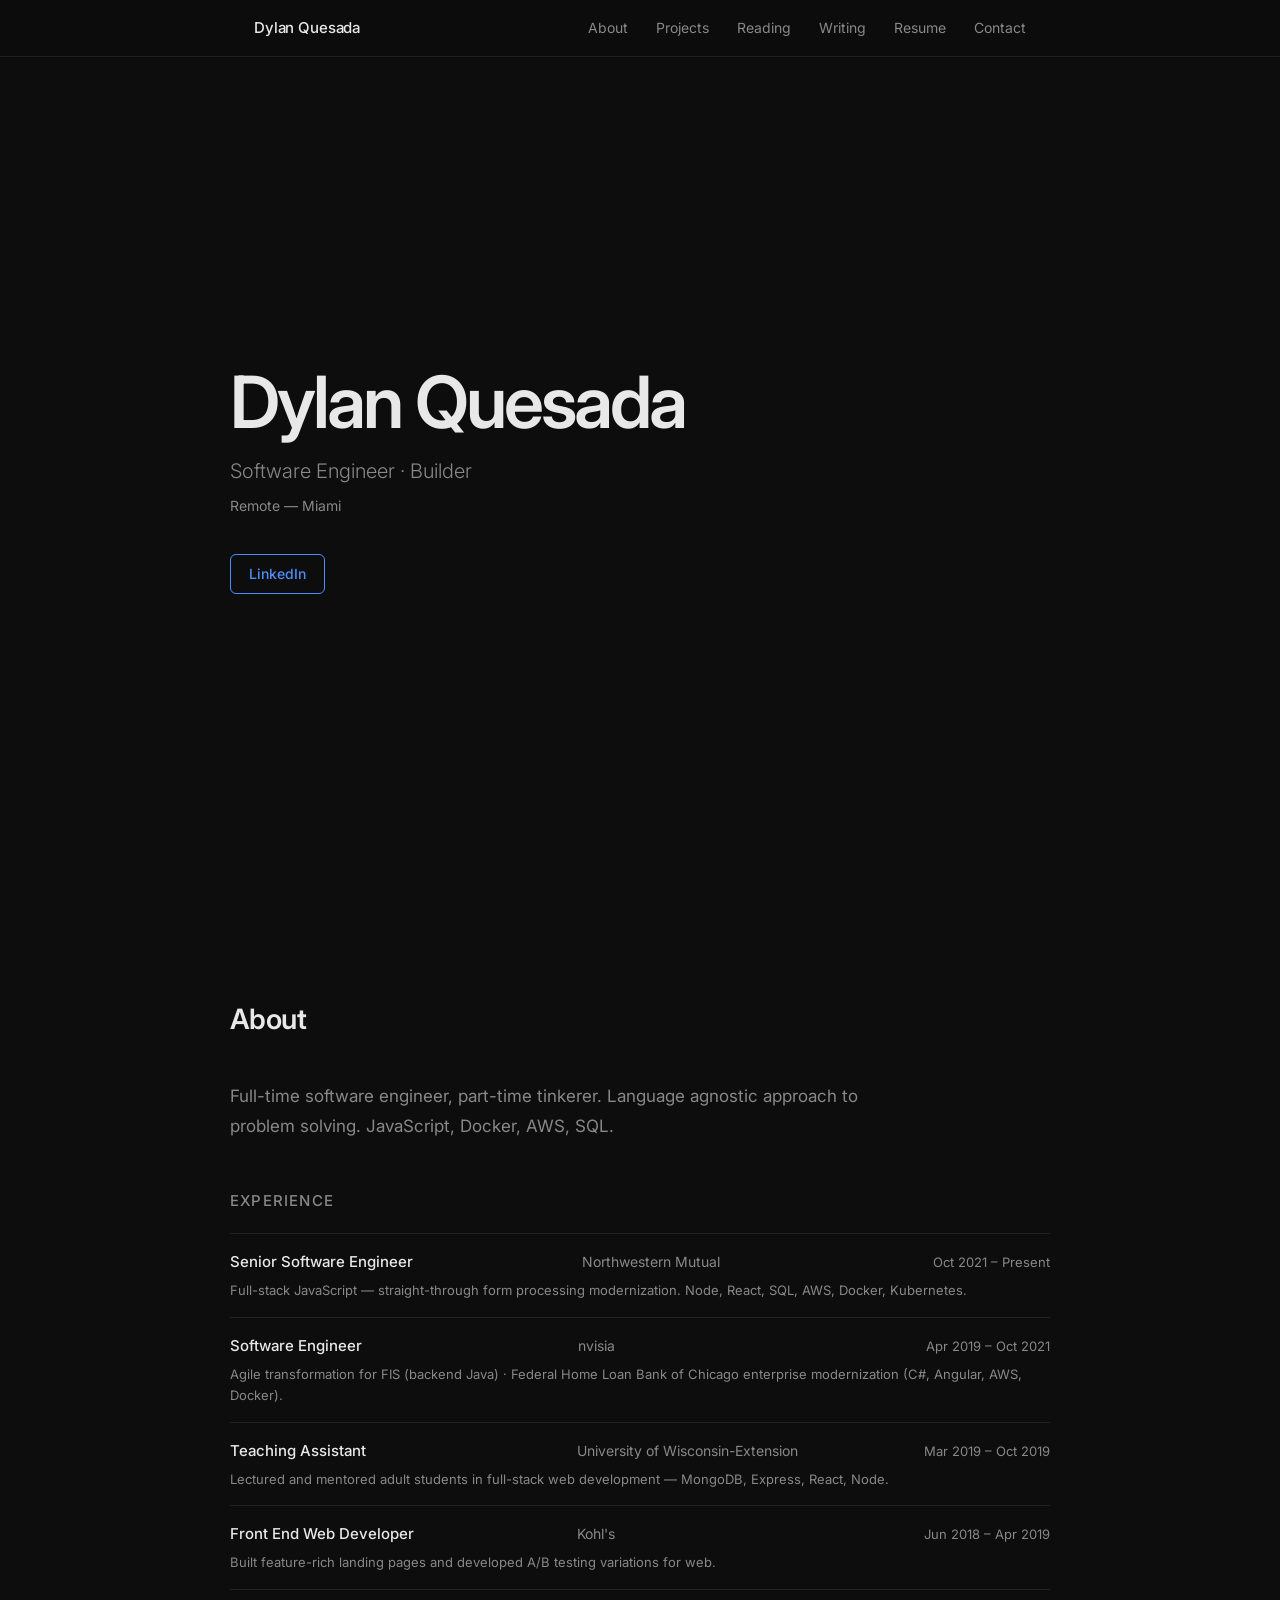
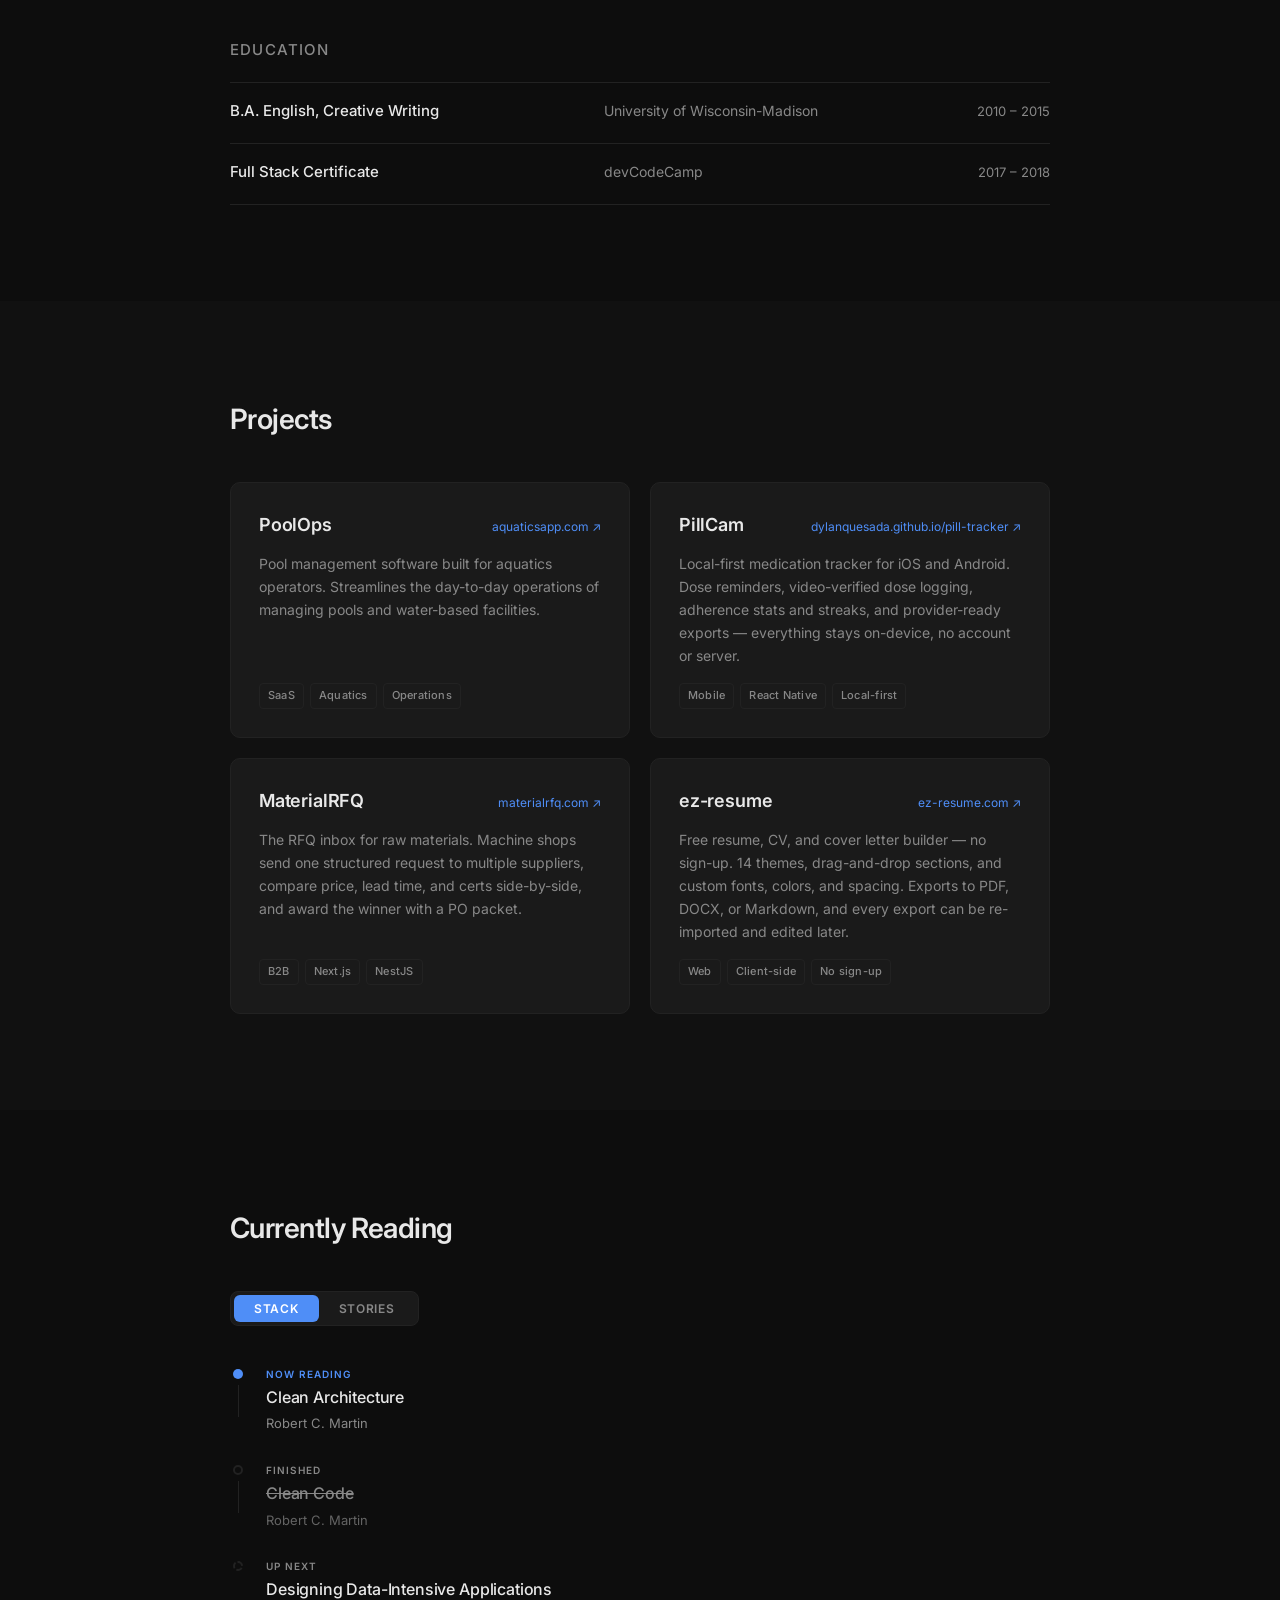
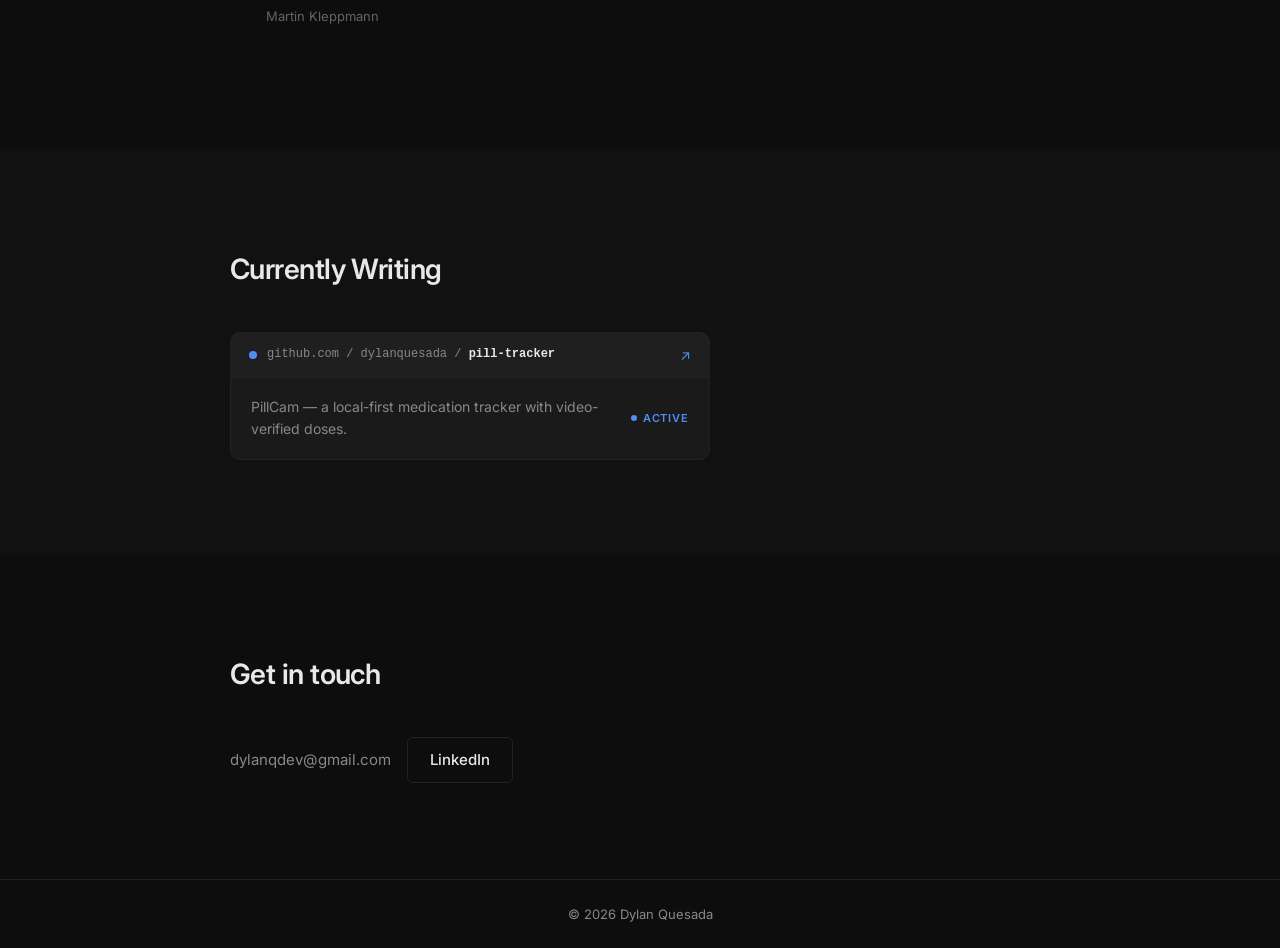
<file: index.html>
<!DOCTYPE html>
<html lang="en">
<head>
  <meta charset="UTF-8" />
  <meta name="viewport" content="width=device-width, initial-scale=1.0" />
  <title>Dylan Quesada</title>
  <link rel="icon" href="favicon.ico" sizes="any" />
  <link rel="icon" href="favicon.svg" type="image/svg+xml" />
  <link rel="apple-touch-icon" href="apple-touch-icon.png" />
  <link rel="stylesheet" href="style.css" />
  <link rel="preconnect" href="https://fonts.googleapis.com" />
  <link rel="preconnect" href="https://fonts.gstatic.com" crossorigin />
  <link href="https://fonts.googleapis.com/css2?family=Inter:wght@300;400;500;600&display=swap" rel="stylesheet" />
</head>
<body>

  <header>
    <nav>
      <span class="nav-name">Dylan Quesada</span>
      <ul>
        <li><a href="#about">About</a></li>
        <li><a href="#projects">Projects</a></li>
        <li><a href="#reading">Reading</a></li>
        <li><a href="#writing">Writing</a></li>
        <li><a href="resume.html">Resume</a></li>
        <li><a href="#contact">Contact</a></li>
      </ul>
    </nav>
  </header>

  <main>

    <!-- Hero -->
    <section class="hero">
      <div class="hero-content">
        <h1>Dylan Quesada</h1>
        <p class="hero-tagline">Software Engineer · Builder</p>
        <p class="hero-location">Remote — Miami</p>
        <div class="hero-links">
          <a href="https://linkedin.com/in/dylan-quesada" target="_blank" rel="noopener">LinkedIn</a>
        </div>
      </div>
    </section>

    <!-- About -->
    <section id="about" class="section">
      <div class="container">
        <h2>About</h2>
        <div class="about-body">
          <p>
            Full-time software engineer, part-time tinkerer. Language agnostic approach to problem solving. JavaScript, Docker, AWS, SQL.
          </p>

          <div class="experience">
            <h3>Experience</h3>

            <div class="exp-item">
              <span class="exp-role">Senior Software Engineer</span>
              <span class="exp-company">Northwestern Mutual</span>
              <span class="exp-date">Oct 2021 – Present</span>
              <span class="exp-detail">Full-stack JavaScript — straight-through form processing modernization. Node, React, SQL, AWS, Docker, Kubernetes.</span>
            </div>

            <div class="exp-item">
              <span class="exp-role">Software Engineer</span>
              <span class="exp-company">nvisia</span>
              <span class="exp-date">Apr 2019 – Oct 2021</span>
              <span class="exp-detail">Agile transformation for FIS (backend Java) · Federal Home Loan Bank of Chicago enterprise modernization (C#, Angular, AWS, Docker).</span>
            </div>

            <div class="exp-item">
              <span class="exp-role">Teaching Assistant</span>
              <span class="exp-company">University of Wisconsin-Extension</span>
              <span class="exp-date">Mar 2019 – Oct 2019</span>
              <span class="exp-detail">Lectured and mentored adult students in full-stack web development — MongoDB, Express, React, Node.</span>
            </div>

            <div class="exp-item">
              <span class="exp-role">Front End Web Developer</span>
              <span class="exp-company">Kohl's</span>
              <span class="exp-date">Jun 2018 – Apr 2019</span>
              <span class="exp-detail">Built feature-rich landing pages and developed A/B testing variations for web.</span>
            </div>

          </div>

          <div class="education">
            <h3>Education</h3>
            <div class="exp-item">
              <span class="exp-role">B.A. English, Creative Writing</span>
              <span class="exp-company">University of Wisconsin-Madison</span>
              <span class="exp-date">2010 – 2015</span>
            </div>
            <div class="exp-item">
              <span class="exp-role">Full Stack Certificate</span>
              <span class="exp-company">devCodeCamp</span>
              <span class="exp-date">2017 – 2018</span>
            </div>
          </div>

        </div>
      </div>
    </section>

    <!-- Projects -->
    <section id="projects" class="section section-alt">
      <div class="container">
        <h2>Projects</h2>
        <div class="projects-grid">

          <a class="project-card" href="https://aquaticsapp.com" target="_blank" rel="noopener">
            <div class="project-header">
              <h3>PoolOps</h3>
              <span class="project-url">aquaticsapp.com ↗</span>
            </div>
            <p>Pool management software built for aquatics operators. Streamlines the day-to-day operations of managing pools and water-based facilities.</p>
            <div class="project-tags">
              <span>SaaS</span>
              <span>Aquatics</span>
              <span>Operations</span>
            </div>
          </a>

          <a class="project-card" href="https://dylanquesada.github.io/pill-tracker/tech.html" target="_blank" rel="noopener">
            <div class="project-header">
              <h3>PillCam</h3>
              <span class="project-url">dylanquesada.github.io/pill-tracker ↗</span>
            </div>
            <p>Local-first medication tracker for iOS and Android. Dose reminders, video-verified dose logging, adherence stats and streaks, and provider-ready exports — everything stays on-device, no account or server.</p>
            <div class="project-tags">
              <span>Mobile</span>
              <span>React Native</span>
              <span>Local-first</span>
            </div>
          </a>

          <a class="project-card" href="https://materialrfq.com" target="_blank" rel="noopener">
            <div class="project-header">
              <h3>MaterialRFQ</h3>
              <span class="project-url">materialrfq.com ↗</span>
            </div>
            <p>The RFQ inbox for raw materials. Machine shops send one structured request to multiple suppliers, compare price, lead time, and certs side-by-side, and award the winner with a PO packet.</p>
            <div class="project-tags">
              <span>B2B</span>
              <span>Next.js</span>
              <span>NestJS</span>
            </div>
          </a>

          <a class="project-card" href="https://ez-resume.com" target="_blank" rel="noopener">
            <div class="project-header">
              <h3>ez-resume</h3>
              <span class="project-url">ez-resume.com ↗</span>
            </div>
            <p>Free resume, CV, and cover letter builder — no sign-up. 14 themes, drag-and-drop sections, and custom fonts, colors, and spacing. Exports to PDF, DOCX, or Markdown, and every export can be re-imported and edited later.</p>
            <div class="project-tags">
              <span>Web</span>
              <span>Client-side</span>
              <span>No sign-up</span>
            </div>
          </a>

        </div>
      </div>
    </section>

    <!-- Reading -->
    <section id="reading" class="section">
      <div class="container">
        <h2>Currently Reading</h2>

        <div class="reading-toggle">
          <button class="toggle-btn active" data-shelf="tech">Stack</button>
          <button class="toggle-btn" data-shelf="leisure">Stories</button>
        </div>

        <div class="reading-shelf" id="shelf-tech">
          <div class="book-queue">
            <div class="book-row book-active">
              <div class="book-node">
                <span class="node-dot pulse"></span>
                <span class="node-line"></span>
              </div>
              <div class="book-info">
                <span class="book-label">now reading</span>
                <a href="http://cleancoder.com/products" target="_blank" rel="noopener" class="book-title">Clean Architecture</a>
                <span class="book-author">Robert C. Martin</span>
              </div>
            </div>
            <div class="book-row book-done">
              <div class="book-node">
                <span class="node-dot done"></span>
                <span class="node-line"></span>
              </div>
              <div class="book-info">
                <span class="book-label">finished</span>
                <a href="http://cleancoder.com/products" target="_blank" rel="noopener" class="book-title strikethrough">Clean Code</a>
                <span class="book-author">Robert C. Martin</span>
              </div>
            </div>
            <div class="book-row book-queued">
              <div class="book-node">
                <span class="node-dot queued"></span>
              </div>
              <div class="book-info">
                <span class="book-label">up next</span>
                <a href="https://dataintensive.net" target="_blank" rel="noopener" class="book-title">Designing Data-Intensive Applications</a>
                <span class="book-author">Martin Kleppmann</span>
              </div>
            </div>
          </div>
        </div>

        <div class="reading-shelf hidden" id="shelf-leisure">
          <div class="book-queue">
            <div class="book-row book-active">
              <div class="book-node">
                <span class="node-dot pulse"></span>
                <span class="node-line"></span>
              </div>
              <div class="book-info">
                <span class="book-label">now reading</span>
                <a href="https://www.ynharari.com/book/nexus/" target="_blank" rel="noopener" class="book-title">Nexus</a>
                <span class="book-author">Yuval Noah Harari</span>
              </div>
            </div>
            <div class="book-row book-active">
              <div class="book-node">
                <span class="node-dot pulse"></span>
                <span class="node-line"></span>
              </div>
              <div class="book-info">
                <span class="book-label">now reading</span>
                <a href="https://en.wikipedia.org/wiki/Pedro_P%C3%A1ramo" target="_blank" rel="noopener" class="book-title">Pedro Páramo</a>
                <span class="book-author">Juan Rulfo</span>
              </div>
            </div>
            <div class="book-row book-queued">
              <div class="book-node">
                <span class="node-dot queued"></span>
              </div>
              <div class="book-info">
                <span class="book-label">up next</span>
                <a href="https://www.davidgrann.com/book/killers-of-the-flower-moon/" target="_blank" rel="noopener" class="book-title">Killers of the Flower Moon</a>
                <span class="book-author">David Grann</span>
              </div>
            </div>
          </div>
        </div>

      </div>
    </section>

    <!-- Writing -->
    <section id="writing" class="section section-alt">
      <div class="container">
        <h2>Currently Writing</h2>
        <a class="writing-card" href="https://github.com/dylanquesada/pill-tracker" target="_blank" rel="noopener">
          <div class="writing-card-header">
            <span class="writing-dot"></span>
            <span class="writing-path">github.com / dylanquesada / <strong>pill-tracker</strong></span>
            <span class="writing-arrow">↗</span>
          </div>
          <div class="writing-card-body">
            <p>PillCam — a local-first medication tracker with video-verified doses.</p>
            <div class="writing-status">
              <span class="status-dot"></span>
              <span>active</span>
            </div>
          </div>
        </a>
      </div>
    </section>

    <!-- Contact -->
    <section id="contact" class="section">
      <div class="container">
        <h2>Get in touch</h2>
        <div class="contact-links">
          <span class="contact-email">dylanqdev@gmail.com</span>
          <a href="https://linkedin.com/in/dylan-quesada" target="_blank" rel="noopener">LinkedIn</a>
        </div>
      </div>
    </section>

  </main>

  <footer>
    <p>© 2026 Dylan Quesada</p>
  </footer>

  <script src="main.js"></script>
</body>
</html>
</file>
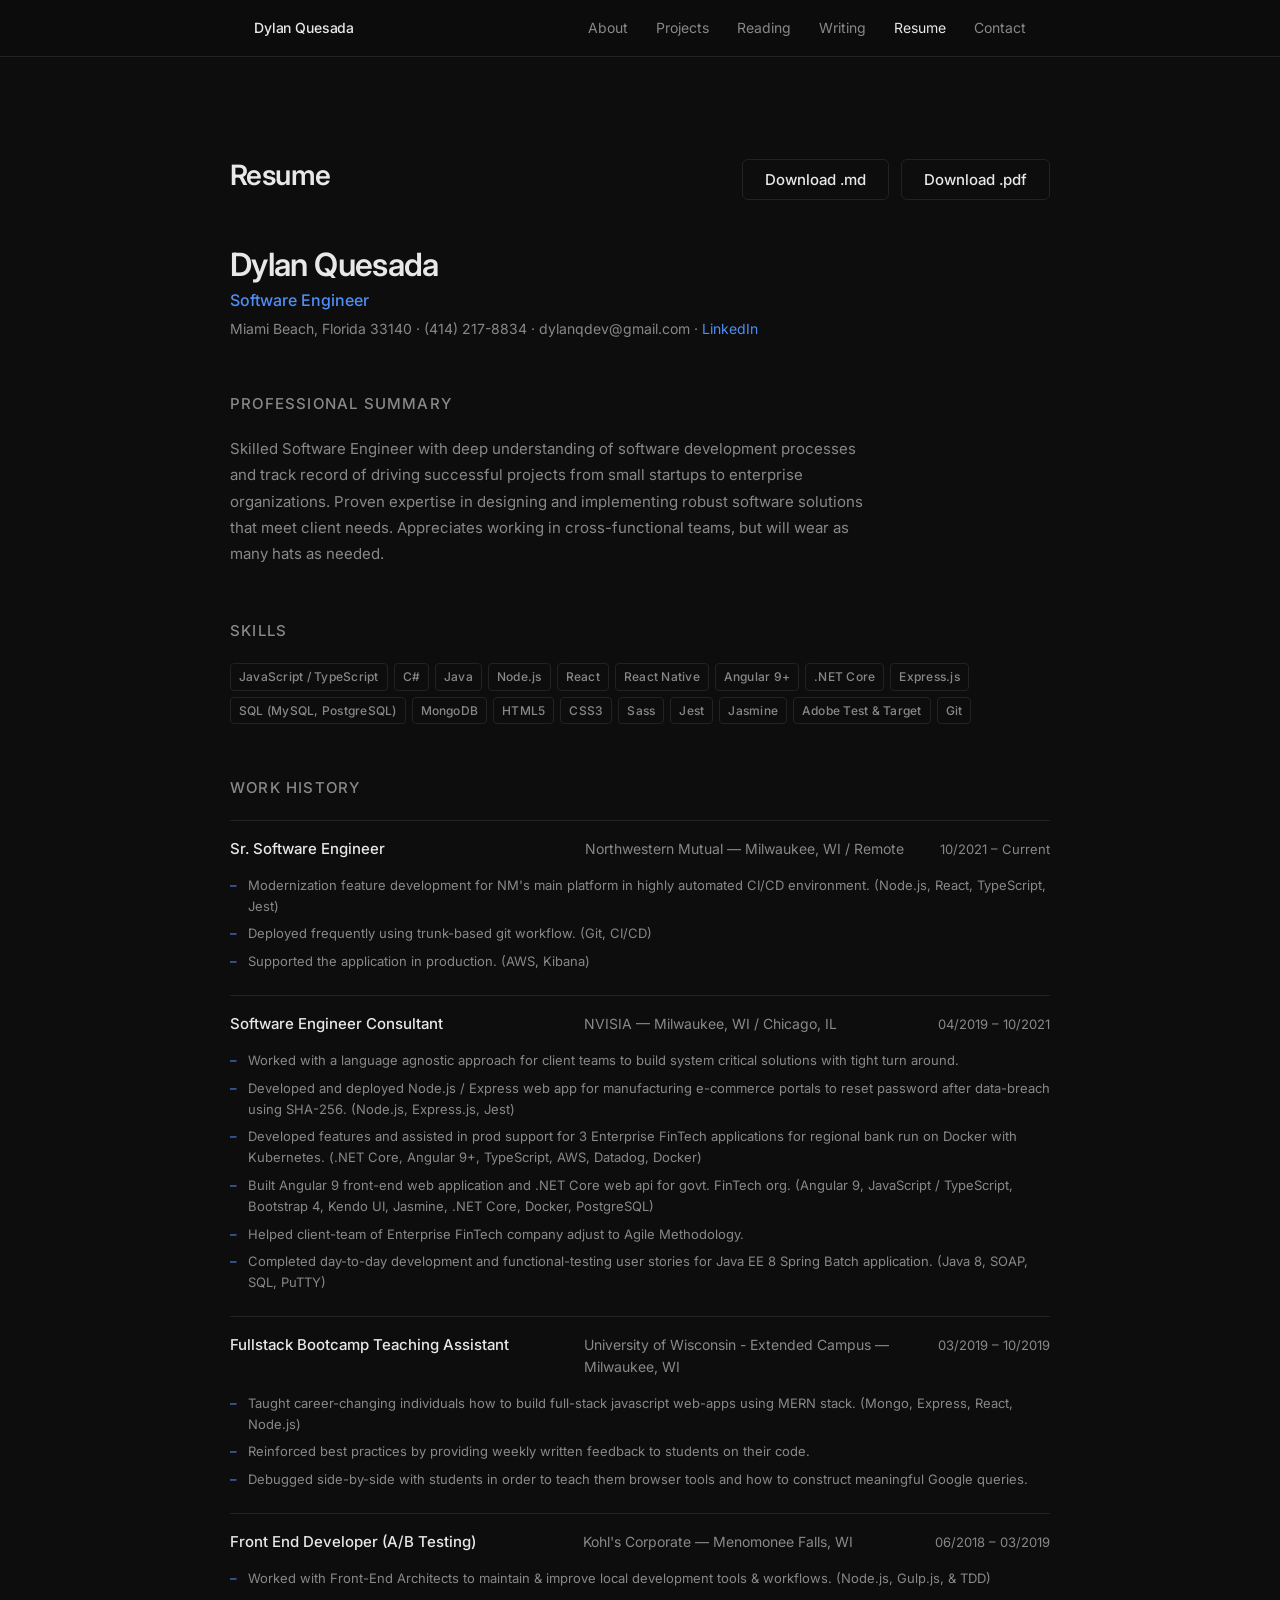
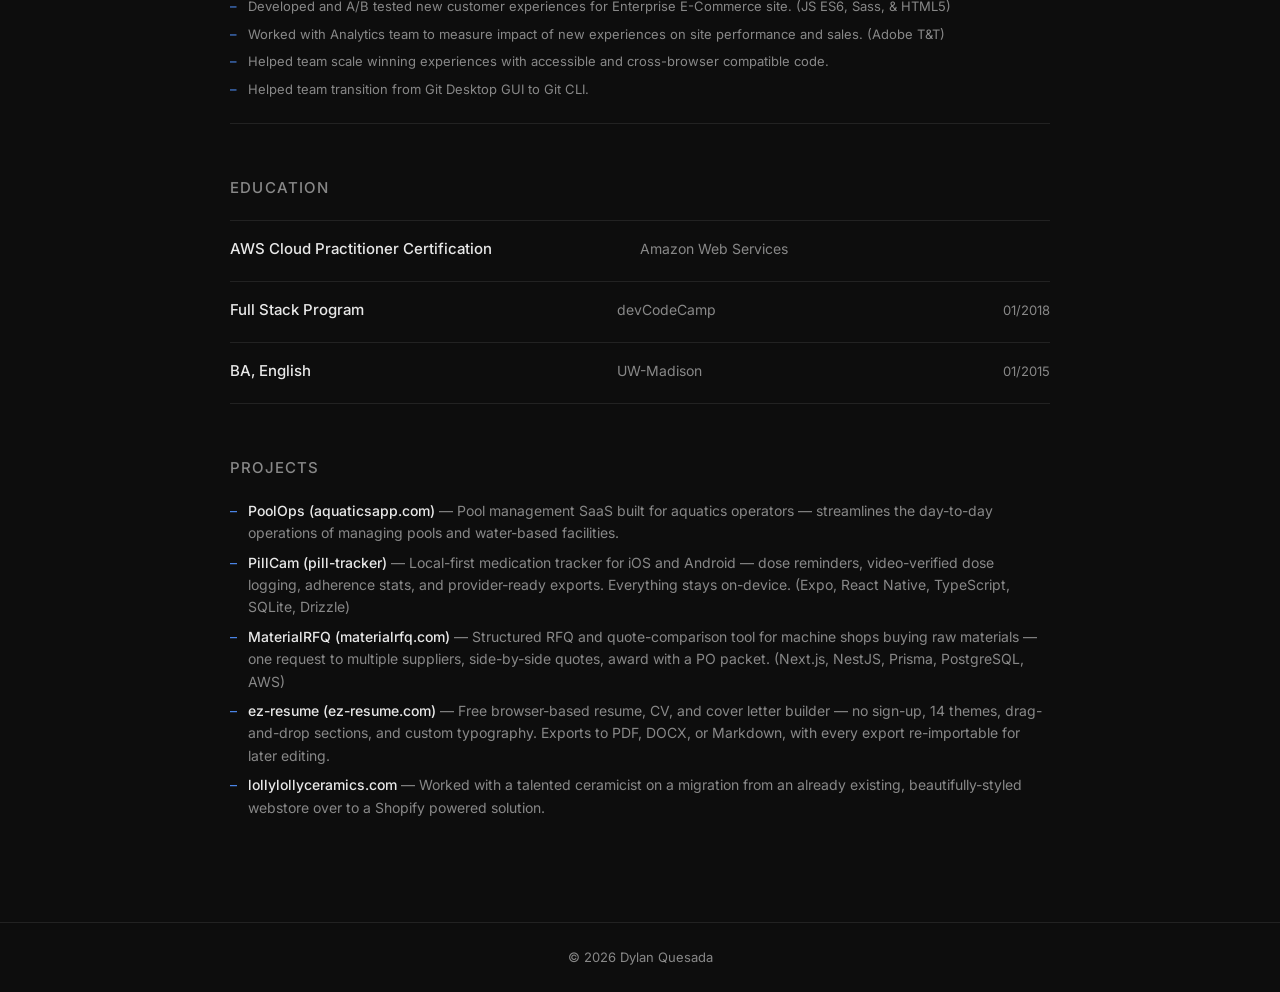
<file: resume.html>
<!DOCTYPE html>
<html lang="en">
<head>
  <meta charset="UTF-8" />
  <meta name="viewport" content="width=device-width, initial-scale=1.0" />
  <title>Resume · Dylan Quesada</title>
  <link rel="icon" href="favicon.ico" sizes="any" />
  <link rel="icon" href="favicon.svg" type="image/svg+xml" />
  <link rel="apple-touch-icon" href="apple-touch-icon.png" />
  <link rel="stylesheet" href="style.css" />
  <link rel="preconnect" href="https://fonts.googleapis.com" />
  <link rel="preconnect" href="https://fonts.gstatic.com" crossorigin />
  <link href="https://fonts.googleapis.com/css2?family=Inter:wght@300;400;500;600&display=swap" rel="stylesheet" />
</head>
<body>

  <header>
    <nav>
      <span class="nav-name"><a class="nav-home" href="index.html">Dylan Quesada</a></span>
      <ul>
        <li><a href="index.html#about">About</a></li>
        <li><a href="index.html#projects">Projects</a></li>
        <li><a href="index.html#reading">Reading</a></li>
        <li><a href="index.html#writing">Writing</a></li>
        <li><a class="nav-active" href="resume.html">Resume</a></li>
        <li><a href="index.html#contact">Contact</a></li>
      </ul>
    </nav>
  </header>

  <main>
    <section class="section">
      <div class="container">
        <div class="resume-header">
          <h2>Resume</h2>
          <div class="resume-actions">
            <button id="download-md" class="resume-download">Download .md</button>
            <button id="download-pdf" class="resume-download">Download .pdf</button>
          </div>
        </div>
        <div id="resume-md" class="resume-body">
          <p class="resume-loading">Loading…</p>
        </div>
      </div>
    </section>
  </main>

  <footer>
    <p>© 2026 Dylan Quesada</p>
  </footer>

  <script src="resume.js"></script>
</body>
</html>
</file>
<file: style.css>
*, *::before, *::after {
  box-sizing: border-box;
  margin: 0;
  padding: 0;
}

:root {
  --bg: #0d0d0d;
  --bg-alt: #111111;
  --surface: #1a1a1a;
  --border: #222222;
  --text: #e8e8e8;
  --text-muted: #888888;
  --accent: #4f8ef7;
  --accent-hover: #6fa3ff;
  --font: 'Inter', -apple-system, BlinkMacSystemFont, sans-serif;
  --max-w: 820px;
}

html {
  scroll-behavior: smooth;
}

body {
  background: var(--bg);
  color: var(--text);
  font-family: var(--font);
  font-size: 16px;
  line-height: 1.6;
  -webkit-font-smoothing: antialiased;
}

/* Nav */
header {
  position: sticky;
  top: 0;
  z-index: 100;
  background: rgba(13, 13, 13, 0.85);
  backdrop-filter: blur(12px);
  border-bottom: 1px solid var(--border);
}

nav {
  max-width: var(--max-w);
  margin: 0 auto;
  padding: 0 24px;
  height: 56px;
  display: flex;
  align-items: center;
  justify-content: space-between;
}

.nav-name {
  font-weight: 500;
  font-size: 15px;
  color: var(--text);
  letter-spacing: -0.01em;
}

nav ul {
  list-style: none;
  display: flex;
  gap: 28px;
}

nav a {
  color: var(--text-muted);
  text-decoration: none;
  font-size: 14px;
  transition: color 0.15s;
}

nav a:hover {
  color: var(--text);
}

/* Hero */
.hero {
  min-height: calc(100vh - 56px);
  display: flex;
  align-items: center;
  padding: 80px 24px;
}

.hero-content {
  max-width: var(--max-w);
  margin: 0 auto;
  width: 100%;
}

.hero h1 {
  font-size: clamp(42px, 8vw, 72px);
  font-weight: 600;
  letter-spacing: -0.04em;
  line-height: 1.05;
  color: var(--text);
  margin-bottom: 16px;
}

.hero-tagline {
  font-size: 20px;
  color: var(--text-muted);
  font-weight: 300;
  margin-bottom: 8px;
  min-height: 1.6em;
}

.hero-location {
  font-size: 14px;
  color: var(--text-muted);
  margin-bottom: 36px;
  min-height: 1.6em;
}

.hero-links {
  display: flex;
  gap: 16px;
}

.hero-links a {
  color: var(--accent);
  text-decoration: none;
  font-size: 14px;
  font-weight: 500;
  border: 1px solid var(--accent);
  padding: 8px 18px;
  border-radius: 6px;
  transition: background 0.15s, color 0.15s;
}

.hero-links a:hover {
  background: var(--accent);
  color: #fff;
}

/* Sections */
.section {
  padding: 96px 24px;
}

.section-alt {
  background: var(--bg-alt);
}

.container {
  max-width: var(--max-w);
  margin: 0 auto;
}

h2 {
  font-size: 28px;
  font-weight: 600;
  letter-spacing: -0.02em;
  margin-bottom: 40px;
  color: var(--text);
}

/* About */
.about-body p {
  color: var(--text-muted);
  font-size: 17px;
  line-height: 1.75;
  max-width: 640px;
  margin-bottom: 48px;
}

.experience h3 {
  font-size: 15px;
  font-weight: 500;
  color: var(--text-muted);
  text-transform: uppercase;
  letter-spacing: 0.08em;
  margin-bottom: 20px;
}

.exp-item {
  display: grid;
  grid-template-columns: 1fr 1fr auto;
  grid-template-areas:
    "role company date"
    "detail detail detail";
  gap: 4px 16px;
  padding: 16px 0;
  border-top: 1px solid var(--border);
  align-items: baseline;
}

.exp-item:last-child {
  border-bottom: 1px solid var(--border);
}

.exp-role {
  grid-area: role;
  font-weight: 500;
  font-size: 15px;
  color: var(--text);
}

.exp-company {
  grid-area: company;
  font-size: 14px;
  color: var(--text-muted);
}

.exp-date {
  grid-area: date;
  font-size: 13px;
  color: var(--text-muted);
  text-align: right;
  white-space: nowrap;
}

.exp-detail {
  grid-area: detail;
  font-size: 13px;
  color: var(--text-muted);
  line-height: 1.6;
  margin-top: 2px;
}

.education {
  margin-top: 48px;
}

.education h3 {
  font-size: 15px;
  font-weight: 500;
  color: var(--text-muted);
  text-transform: uppercase;
  letter-spacing: 0.08em;
  margin-bottom: 20px;
}

/* Projects */
.projects-grid {
  display: grid;
  grid-template-columns: repeat(auto-fit, minmax(320px, 1fr));
  gap: 20px;
}

.project-card {
  background: var(--surface);
  border: 1px solid var(--border);
  border-radius: 10px;
  padding: 28px;
  text-decoration: none;
  color: var(--text);
  display: flex;
  flex-direction: column;
  gap: 12px;
  transition: border-color 0.15s, transform 0.15s;
}

.project-card:hover {
  border-color: var(--accent);
  transform: translateY(-2px);
}

.project-header {
  display: flex;
  align-items: baseline;
  justify-content: space-between;
  gap: 12px;
}

.project-header h3 {
  font-size: 18px;
  font-weight: 600;
  letter-spacing: -0.01em;
}

.project-url {
  font-size: 12px;
  color: var(--accent);
  white-space: nowrap;
}

.project-card p {
  font-size: 14px;
  color: var(--text-muted);
  line-height: 1.65;
  flex: 1;
}

.project-tags {
  display: flex;
  flex-wrap: wrap;
  gap: 6px;
  margin-top: 4px;
}

.project-tags span {
  font-size: 11px;
  font-weight: 500;
  color: var(--text-muted);
  border: 1px solid var(--border);
  border-radius: 4px;
  padding: 3px 8px;
  letter-spacing: 0.02em;
}

/* Reading */
.reading-toggle {
  display: flex;
  background: var(--surface);
  border: 1px solid var(--border);
  border-radius: 8px;
  padding: 3px;
  width: fit-content;
  margin-bottom: 40px;
}

.toggle-btn {
  background: none;
  border: none;
  color: var(--text-muted);
  font-family: var(--font);
  font-size: 12px;
  font-weight: 600;
  padding: 6px 20px;
  border-radius: 6px;
  cursor: pointer;
  transition: background 0.2s, color 0.2s;
  letter-spacing: 0.06em;
  text-transform: uppercase;
}

.toggle-btn.active {
  background: var(--accent);
  color: #fff;
}

.reading-shelf.hidden {
  display: none;
}

.book-queue {
  display: flex;
  flex-direction: column;
}

.book-row {
  display: flex;
  gap: 20px;
  align-items: flex-start;
}

.book-node {
  display: flex;
  flex-direction: column;
  align-items: center;
  padding-top: 3px;
  width: 16px;
  flex-shrink: 0;
}

.node-dot {
  width: 10px;
  height: 10px;
  border-radius: 50%;
  flex-shrink: 0;
}

.node-dot.pulse {
  background: var(--accent);
  animation: pulse-ring 2s ease-out infinite;
}

.node-dot.done {
  background: transparent;
  border: 2px solid var(--border);
}

.node-dot.queued {
  background: transparent;
  border: 2px dashed var(--border);
}

.node-line {
  width: 1px;
  flex: 1;
  min-height: 32px;
  background: var(--border);
  margin-top: 6px;
}

.book-info {
  display: flex;
  flex-direction: column;
  gap: 3px;
  padding-bottom: 28px;
}

.book-label {
  font-size: 10px;
  font-weight: 600;
  text-transform: uppercase;
  letter-spacing: 0.1em;
  color: var(--text-muted);
}

.book-row.book-active .book-label {
  color: var(--accent);
}

.book-title {
  font-size: 16px;
  font-weight: 500;
  color: var(--text);
  text-decoration: none;
  letter-spacing: -0.01em;
  transition: color 0.15s;
}

.book-title:hover {
  color: var(--accent);
}

.book-title.strikethrough {
  text-decoration: line-through;
  color: var(--text-muted);
}

.book-title.strikethrough:hover {
  color: var(--text-muted);
}

.book-author {
  font-size: 13px;
  color: var(--text-muted);
  opacity: 0.7;
}

.book-row.book-active .book-author {
  opacity: 1;
}

@keyframes pulse-ring {
  0%   { box-shadow: 0 0 0 0 rgba(79, 142, 247, 0.5); }
  70%  { box-shadow: 0 0 0 8px rgba(79, 142, 247, 0); }
  100% { box-shadow: 0 0 0 0 rgba(79, 142, 247, 0); }
}

/* Writing Card */
.writing-card {
  display: block;
  text-decoration: none;
  background: var(--surface);
  border: 1px solid var(--border);
  border-radius: 10px;
  overflow: hidden;
  max-width: 480px;
  transition: border-color 0.2s, transform 0.2s;
}

.writing-card:hover {
  border-color: var(--accent);
  transform: translateY(-2px);
}

.writing-card-header {
  display: flex;
  align-items: center;
  gap: 10px;
  padding: 11px 18px;
  background: rgba(255, 255, 255, 0.025);
  border-bottom: 1px solid var(--border);
  font-family: 'SF Mono', 'Fira Code', 'Cascadia Code', monospace;
  font-size: 12px;
  color: var(--text-muted);
}

.writing-dot {
  width: 8px;
  height: 8px;
  border-radius: 50%;
  background: var(--accent);
  flex-shrink: 0;
  animation: pulse-ring 2s ease-out infinite;
}

.writing-path {
  flex: 1;
  overflow: hidden;
  text-overflow: ellipsis;
  white-space: nowrap;
}

.writing-path strong {
  color: var(--text);
  font-weight: 600;
}

.writing-arrow {
  color: var(--accent);
  font-size: 14px;
  font-family: var(--font);
}

.writing-card-body {
  padding: 18px 20px;
  display: flex;
  align-items: center;
  justify-content: space-between;
  gap: 16px;
}

.writing-card-body p {
  font-size: 14px;
  color: var(--text-muted);
  line-height: 1.6;
  margin: 0;
}

.writing-status {
  display: flex;
  align-items: center;
  gap: 6px;
  font-size: 11px;
  font-weight: 600;
  text-transform: uppercase;
  letter-spacing: 0.08em;
  color: var(--accent);
  white-space: nowrap;
  flex-shrink: 0;
}

.status-dot {
  width: 6px;
  height: 6px;
  border-radius: 50%;
  background: var(--accent);
  animation: pulse-ring 2s ease-out infinite;
}

/* Contact */
.contact-sub {
  color: var(--text-muted);
  font-size: 17px;
  margin-bottom: 32px;
  min-height: 1.6em;
}

.contact-links {
  display: flex;
  align-items: center;
  gap: 16px;
  flex-wrap: wrap;
}

.contact-email {
  font-size: 15px;
  color: var(--text-muted);
  font-weight: 400;
}

.contact-links a {
  color: var(--text);
  text-decoration: none;
  font-size: 15px;
  font-weight: 500;
  padding: 10px 22px;
  border: 1px solid var(--border);
  border-radius: 6px;
  transition: border-color 0.15s, color 0.15s;
}

.contact-links a:hover {
  border-color: var(--accent);
  color: var(--accent);
}

/* Footer */
footer {
  border-top: 1px solid var(--border);
  padding: 24px;
  text-align: center;
}

footer p {
  font-size: 13px;
  color: var(--text-muted);
}

/* Responsive */
@media (max-width: 600px) {
  .exp-item {
    grid-template-columns: 1fr;
  }
  .exp-date {
    text-align: left;
  }
  nav ul {
    gap: 16px;
  }
}

/* Resume */
.nav-home {
  color: var(--text);
  text-decoration: none;
}

nav a.nav-active {
  color: var(--text);
}

.resume-header {
  display: flex;
  align-items: baseline;
  justify-content: space-between;
  gap: 16px;
  flex-wrap: wrap;
}

.resume-actions {
  display: flex;
  gap: 12px;
  flex-wrap: wrap;
}

.resume-download {
  background: none;
  border: 1px solid var(--border);
  color: var(--text);
  font-family: var(--font);
  font-size: 15px;
  font-weight: 500;
  padding: 10px 22px;
  border-radius: 6px;
  cursor: pointer;
  transition: border-color 0.15s, color 0.15s;
}

.resume-download:hover {
  border-color: var(--accent);
  color: var(--accent);
}

.resume-id {
  display: flex;
  flex-direction: column;
  gap: 4px;
  margin: 8px 0 8px;
}

.resume-name {
  font-size: 32px;
  font-weight: 600;
  letter-spacing: -0.02em;
  color: var(--text);
  line-height: 1.2;
}

.resume-title {
  font-size: 16px;
  font-weight: 500;
  color: var(--accent);
}

.resume-contact {
  font-size: 14px;
  color: var(--text-muted);
}

.resume-contact a {
  color: var(--accent);
  text-decoration: none;
}

.resume-contact a:hover {
  color: var(--accent-hover);
}

.resume-heading {
  font-size: 15px;
  font-weight: 500;
  color: var(--text-muted);
  text-transform: uppercase;
  letter-spacing: 0.08em;
  margin: 52px 0 20px;
}

.resume-summary {
  color: var(--text-muted);
  font-size: 15px;
  line-height: 1.75;
  max-width: 640px;
}

.resume-skills span {
  font-size: 12px;
}

.resume-bullets {
  list-style: none;
  margin-top: 10px;
}

.resume-bullets li {
  font-size: 13px;
  color: var(--text-muted);
  line-height: 1.6;
  padding-left: 18px;
  position: relative;
  margin-bottom: 7px;
}

.resume-bullets li::before {
  content: '–';
  position: absolute;
  left: 0;
  color: var(--accent);
}

.resume-bullets li strong {
  color: var(--text);
  font-weight: 500;
}

.resume-projects {
  margin-top: 0;
}

.resume-projects li {
  font-size: 14px;
}

.resume-loading,
.resume-error {
  color: var(--text-muted);
}

/* Print (Download .pdf) */
@media print {
  :root {
    --bg: #ffffff;
    --bg-alt: #ffffff;
    --surface: #ffffff;
    --border: #dcdcdc;
    --text: #111111;
    --text-muted: #444444;
    --accent: #1d4ed8;
    --accent-hover: #1d4ed8;
  }

  @page {
    size: letter;
    margin: 0.45in;
  }

  body {
    background: #ffffff;
  }

  header,
  footer,
  .resume-header {
    display: none;
  }

  .section {
    padding: 0;
  }

  .container {
    max-width: none;
  }

  .resume-body {
    border: 1px solid #dcdcdc;
    border-radius: 8px;
    padding: 26px 30px;
    -webkit-box-decoration-break: clone;
    box-decoration-break: clone;
  }

  .resume-id {
    margin: 0 0 2px;
    gap: 2px;
  }

  .resume-name {
    font-size: 24px;
  }

  .resume-title {
    font-size: 13px;
  }

  .resume-contact {
    font-size: 11px;
  }

  .resume-heading {
    font-size: 11px;
    margin: 18px 0 10px;
  }

  .resume-summary {
    font-size: 11.5px;
    line-height: 1.55;
    max-width: none;
  }

  .project-tags {
    gap: 4px;
  }

  .resume-skills span {
    font-size: 9.5px;
    padding: 2px 7px;
    border-color: #dcdcdc;
    color: #444444;
  }

  .exp-item {
    padding: 10px 0;
    gap: 2px 12px;
    break-inside: avoid;
  }

  .exp-role {
    font-size: 12.5px;
  }

  .exp-company {
    font-size: 11.5px;
  }

  .exp-date {
    font-size: 11px;
  }

  .resume-bullets {
    margin-top: 6px;
  }

  .resume-bullets li {
    font-size: 11px;
    line-height: 1.5;
    margin-bottom: 4px;
    padding-left: 14px;
  }

  .resume-projects li {
    font-size: 11.5px;
  }

  .resume-body a {
    text-decoration: none;
  }

  /* Show the actual profile URL instead of "LinkedIn" in the PDF */
  .resume-linkedin {
    font-size: 0;
  }

  .resume-linkedin::after {
    content: attr(data-print);
    font-size: 11px;
  }
}

/* Fade-in on scroll */
.fade-in {
  opacity: 0;
  transform: translateY(18px);
  transition: opacity 0.5s ease, transform 0.5s ease;
}

.fade-in.visible {
  opacity: 1;
  transform: translateY(0);
}
</file>
